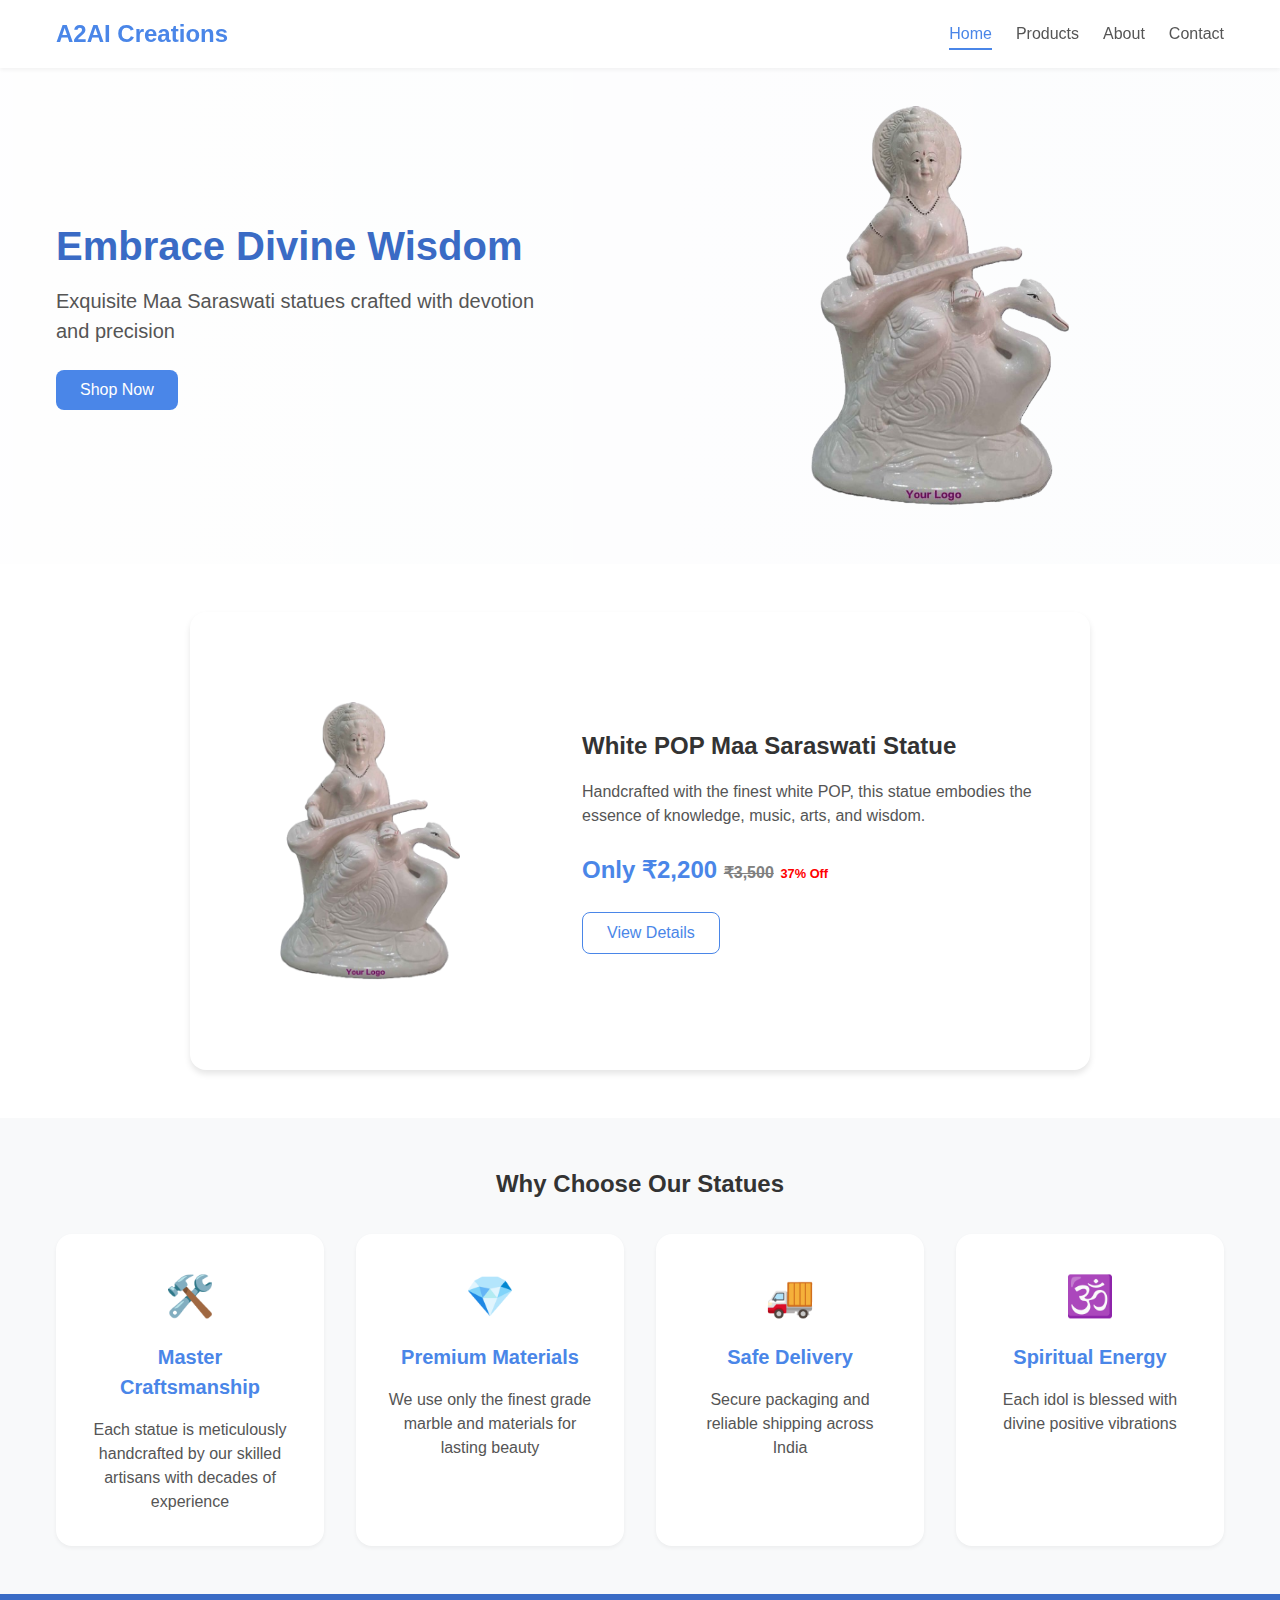
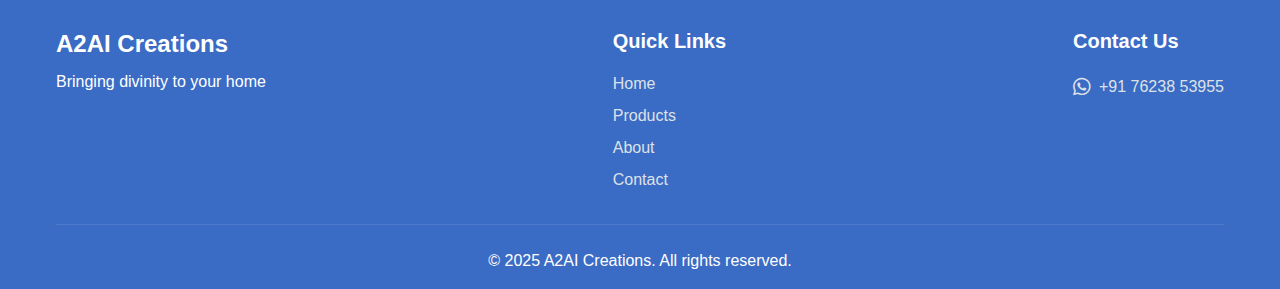
<file: index.html>
<!DOCTYPE html>
<html lang="en">

<head>
    <meta charset="UTF-8">
    <meta name="viewport" content="width=device-width, initial-scale=1.0">
    <title>A2AI Creations - Maa Saraswati Statues</title>
    <link rel="stylesheet" href="css/styles.css">
    <link rel="stylesheet" href="https://cdnjs.cloudflare.com/ajax/libs/font-awesome/6.7.2/css/all.min.css" integrity="sha512-Evv84Mr4kqVGRNSgIGL/F/aIDqQb7xQ2vcrdIwxfjThSH8CSR7PBEakCr51Ck+w+/U6swU2Im1vVX0SVk9ABhg==" crossorigin="anonymous" referrerpolicy="no-referrer" />
    <link rel="stylesheet" href="css/home.css">
    <link rel="shortcut icon" href="a2aiIcon.png" type="image/x-icon">
</head>

<body>
    <header id="header">
        <div class="container">
            <div class="logo">
                <a href="index.html">A2AI Creations</a>
            </div>
            <nav>
                <button class="mobile-menu-toggle" aria-label="Toggle menu">
                    <span></span>
                    <span></span>
                    <span></span>
                </button>
                <ul class="nav-links">
                    <li><a href="index.html" class="active">Home</a></li>
                    <li><a href="products.html">Products</a></li>
                    <li><a href="about.html">About</a></li>
                    <li><a href="contact.html">Contact</a></li>
                </ul>
            </nav>
        </div>
    </header>

    <main>
        <section class="hero">
            <div class="container">
                <div class="hero-content">
                    <h1>Embrace Divine Wisdom</h1>
                    <p>Exquisite Maa Saraswati statues crafted with devotion and precision</p>
                    <a href="products.html" class="btn btn-primary">Shop Now</a>
                </div>
                <div class="hero-image">
                    <img src="./images/saraswati maa.png" alt="Premium Maa Saraswati Statue">
                </div>
            </div>
        </section>

        <section class="featured-product">
            <div class="container">
                <!-- <h2>Featured Product</h2> -->
                <div class="product-card">
                    <div class="product-image">
                        <img src="./images/saraswati maa.png" alt="White Marble Maa Saraswati Statue">
                    </div>
                    <div class="product-details">
                        <h3>White POP Maa Saraswati Statue</h3>
                        <p class="product-description">Handcrafted with the finest white POP, this statue embodies
                            the essence of knowledge, music, arts, and wisdom.</p>
                        <p class="product-price">Only ₹2,200 <span style="text-decoration: line-through;font-size: 1rem;color: gray;"> ₹3,500</span> <span style="color: red;font-size: 0.8rem;font-weight: bold;">37% Off</span></p>
                        <a href="products.html" class="btn btn-secondary">View Details</a>
                    </div>
                </div>
            </div>
        </section>

        <section class="benefits">
            <div class="container">
                <h2>Why Choose Our Statues</h2>
                <div class="benefits-grid">
                    <div class="benefit-card" data-aos="fade-up">
                        <div class="benefit-icon">🛠️</div>
                        <h3>Master Craftsmanship</h3>
                        <p>Each statue is meticulously handcrafted by our skilled artisans with decades of experience
                        </p>
                        <div class="benefit-hover">
                            <ul>
                                <li>Traditional techniques</li>
                                <li>Attention to detail</li>
                                <li>Quality finishing</li>
                            </ul>
                        </div>
                    </div>
                    <div class="benefit-card" data-aos="fade-up" data-aos-delay="100">
                        <div class="benefit-icon">💎</div>
                        <h3>Premium Materials</h3>
                        <p>We use only the finest grade marble and materials for lasting beauty</p>
                        <div class="benefit-hover">
                            <ul>
                                <li>High-grade marble</li>
                                <li>Durable finish</li>
                                <li>Weather resistant</li>
                            </ul>
                        </div>
                    </div>
                    <div class="benefit-card" data-aos="fade-up" data-aos-delay="200">
                        <div class="benefit-icon">🚚</div>
                        <h3>Safe Delivery</h3>
                        <p>Secure packaging and reliable shipping across India</p>
                        <div class="benefit-hover">
                            <ul>
                                <li>Custom packaging</li>
                                <li>Insurance included</li>
                                <li>Track your order</li>
                            </ul>
                        </div>
                    </div>
                    <div class="benefit-card" data-aos="fade-up" data-aos-delay="300">
                        <div class="benefit-icon">🕉️</div>
                        <h3>Spiritual Energy</h3>
                        <p>Each idol is blessed with divine positive vibrations</p>
                        <div class="benefit-hover">
                            <ul>
                                <li>Ideal for home temples</li>
                                <li>Spiritually uplifting</li>
                                <li>Symbol of knowledge</li>
                            </ul>
                        </div>
                    </div>
                </div>
            </div>
        </section>
    </main>
    <footer>
        <div class="container">
            <div class="footer-content">
                <div class="footer-logo">
                    <h3>A2AI Creations</h3>
                    <p>Bringing divinity to your home</p>
                </div>
                <div class="footer-links">
                    <h4>Quick Links</h4>
                    <ul>
                        <li><a href="index.html">Home</a></li>
                        <li><a href="products.html">Products</a></li>
                        <li><a href="about.html">About</a></li>
                        <li><a href="contact.html">Contact</a></li>
                    </ul>
                </div>
                <div class="footer-contact">
                    <h4>Contact Us</h4>
                    <p>
                        <a href="https://wa.me/917623853955" target="_blank" class="whatsapp-link">
                            <span class="whatsapp-icon"><i class="fa-brands fa-whatsapp"></i></span> +91 76238 53955
                        </a>
                    </p>
                </div>
            </div>
            <div class="footer-bottom">
                <p>&copy; 2025 A2AI Creations. All rights reserved.</p>
            </div>
        </div>
    </footer>

    <a href="#" class="back-to-top" aria-label="Back to top">↑</a>

    <script src="js/script.js"></script>
    <script src="js/home.js"></script>
</body>

</html>
</file>
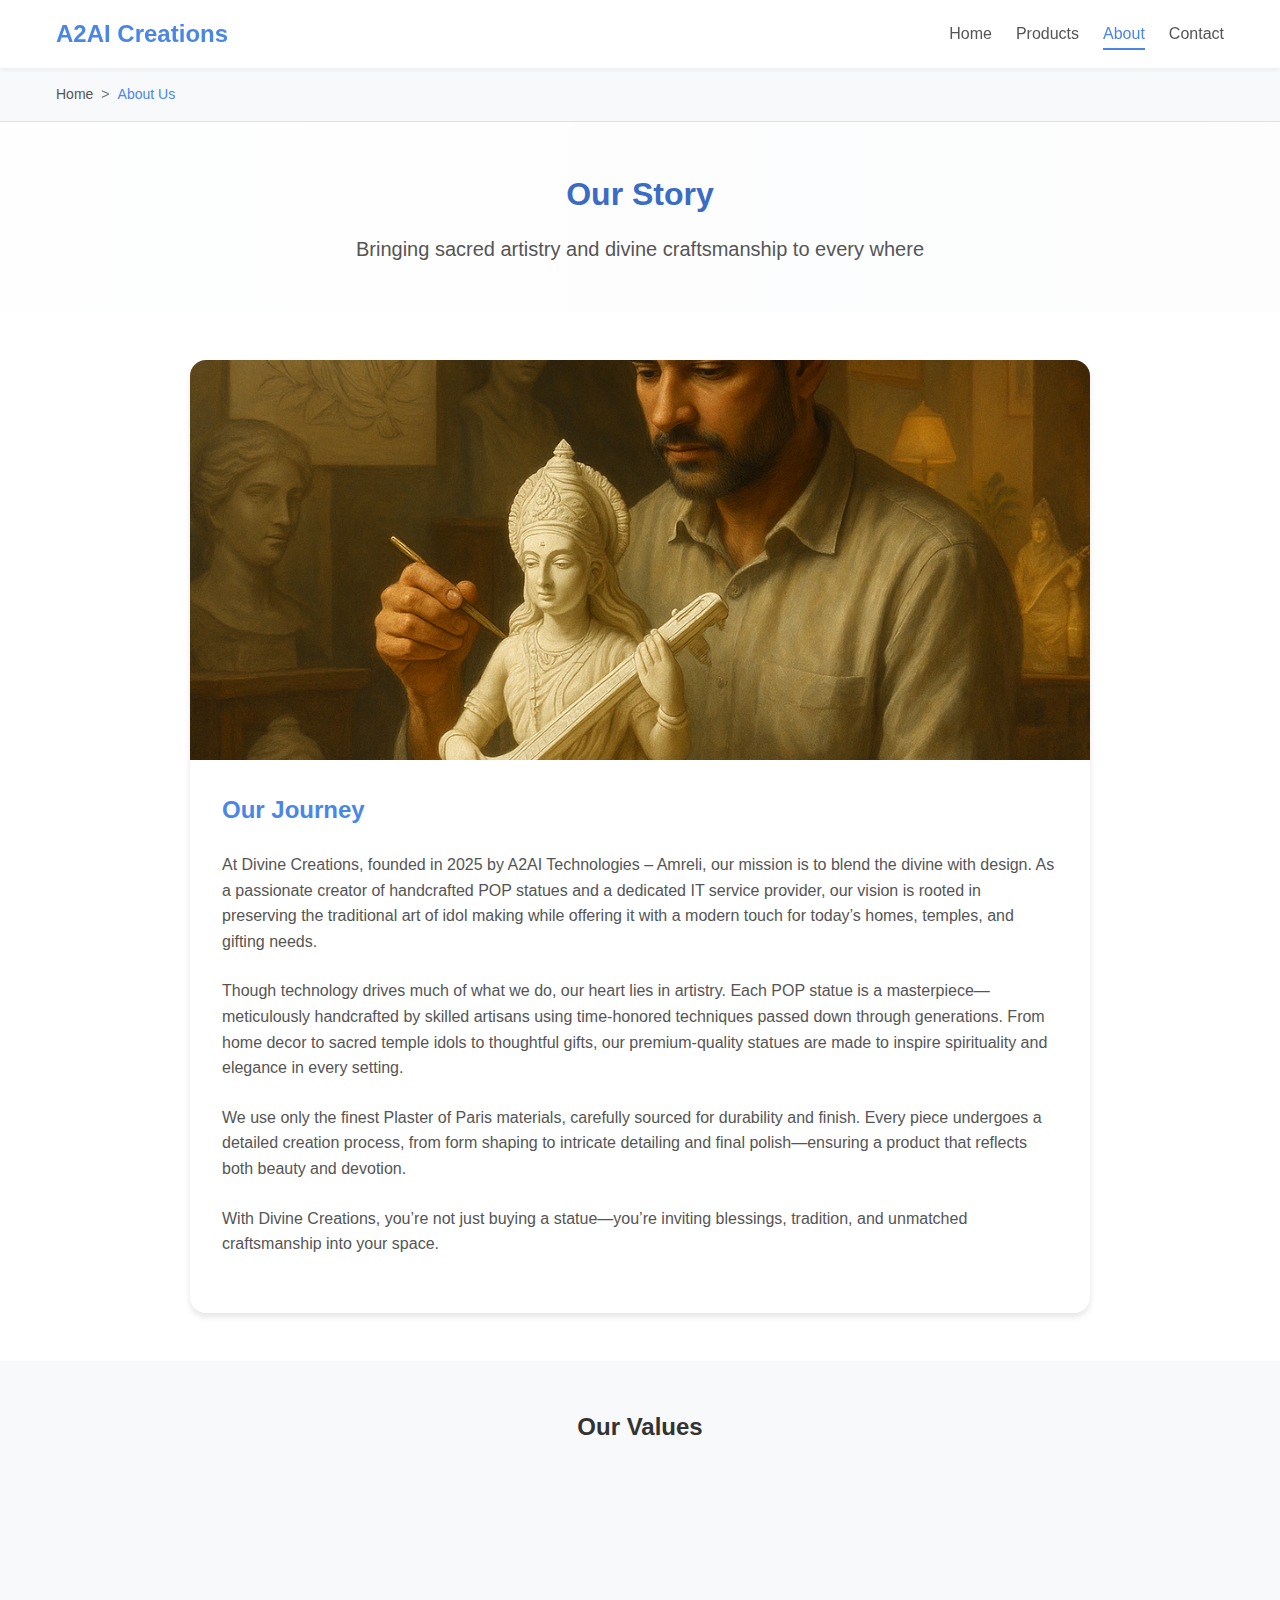
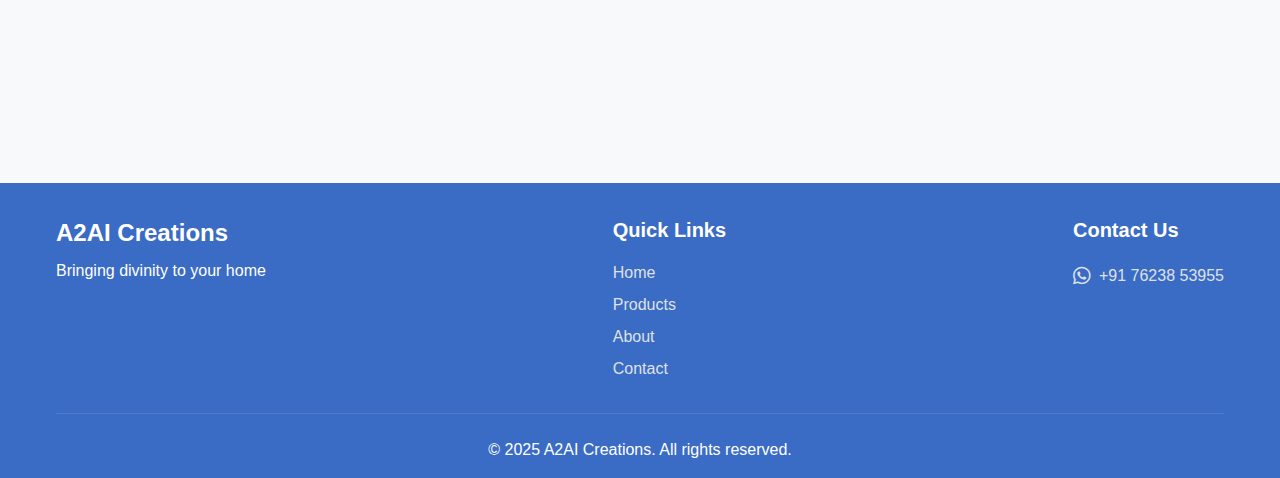
<file: about.html>
<!DOCTYPE html>
<html lang="en">

<head>
    <meta charset="UTF-8">
    <meta name="viewport" content="width=device-width, initial-scale=1.0">
    <title>About Us - A2AI Creations</title>
    <link rel="stylesheet" href="css/styles.css">
    <link rel="stylesheet" href="css/about.css">
    <link rel="stylesheet" href="https://cdnjs.cloudflare.com/ajax/libs/font-awesome/6.7.2/css/all.min.css"
        integrity="sha512-Evv84Mr4kqVGRNSgIGL/F/aIDqQb7xQ2vcrdIwxfjThSH8CSR7PBEakCr51Ck+w+/U6swU2Im1vVX0SVk9ABhg=="
        crossorigin="anonymous" referrerpolicy="no-referrer" />
    <link rel="shortcut icon" href="a2aiIcon.png" type="image/x-icon">
</head>

<body>
    <header id="header">
        <div class="container">
            <div class="logo">
                <a href="index.html">A2AI Creations</a>
            </div>
            <nav>
                <button class="mobile-menu-toggle" aria-label="Toggle menu">
                    <span></span>
                    <span></span>
                    <span></span>
                </button>
                <ul class="nav-links">
                    <li><a href="index.html">Home</a></li>
                    <li><a href="products.html">Products</a></li>
                    <li><a href="about.html" class="active">About</a></li>
                    <li><a href="contact.html">Contact</a></li>
                </ul>
            </nav>
        </div>
    </header>

    <div class="breadcrumb">
        <div class="container">
            <ul>
                <li><a href="index.html">Home</a></li>
                <li>About Us</li>
            </ul>
        </div>
    </div>

    <main>
        <section class="about-hero">
            <div class="container">
                <h1>Our Story</h1>
                <p>Bringing sacred artistry and divine craftsmanship to every where</p>
            </div>
        </section>

        <section class="about-content">
            <div class="container">
                <div class="about-card">
                    <img src="./images/about-us-1.png" alt="Artisan crafting a statue" class="about-image">
                    <div class="about-text">
                        <h2>Our Journey</h2>
                        <p>At Divine Creations, founded in 2025 by A2AI Technologies – Amreli, our mission is to blend
                            the divine with design. As a passionate creator of handcrafted POP statues and a dedicated
                            IT service provider, our vision is rooted in preserving the traditional art of idol making
                            while offering it with a modern touch for today’s homes, temples, and gifting needs.</p>
                        <p>Though technology drives much of what we do, our heart lies in artistry. Each POP statue is a
                            masterpiece—meticulously handcrafted by skilled artisans using time-honored techniques
                            passed down through generations. From home decor to sacred temple idols to thoughtful gifts,
                            our premium-quality statues are made to inspire spirituality and elegance in every setting.
                        </p>
                        <p>We use only the finest Plaster of Paris materials, carefully sourced for durability and
                            finish. Every piece undergoes a detailed creation process, from form shaping to intricate
                            detailing and final polish—ensuring a product that reflects both beauty and devotion.</p>
                        <p>With Divine Creations, you’re not just buying a statue—you’re inviting blessings, tradition,
                            and unmatched craftsmanship into your space.</p>
                    </div>
                </div>
            </div>
        </section>

        <section class="values-section">
            <div class="container">
                <h2>Our Values</h2>
                <div class="values-grid">
                    <div class="value-card">
                        <div class="value-icon">🛠️</div>
                        <h3>Craftsmanship</h3>
                        <p>We honor traditional techniques while embracing innovation to create pieces of unparalleled
                            quality.</p>
                    </div>
                    <div class="value-card">
                        <div class="value-icon">🌿</div>
                        <h3>Sustainability</h3>
                        <p>We source materials responsibly and employ eco-friendly practices throughout our production
                            process.</p>
                    </div>
                    <div class="value-card">
                        <div class="value-icon">🤝</div>
                        <h3>Community</h3>
                        <p>We support local artisans and their families by providing fair wages and preserving
                            traditional arts.</p>
                    </div>
                </div>
            </div>
        </section>
    </main>
    <footer>
        <div class="container">
            <div class="footer-content">
                <div class="footer-logo">
                    <h3>A2AI Creations</h3>
                    <p>Bringing divinity to your home</p>
                </div>
                <div class="footer-links">
                    <h4>Quick Links</h4>
                    <ul>
                        <li><a href="index.html">Home</a></li>
                        <li><a href="products.html">Products</a></li>
                        <li><a href="about.html">About</a></li>
                        <li><a href="contact.html">Contact</a></li>
                    </ul>
                </div>
                <div class="footer-contact">
                    <h4>Contact Us</h4>
                    <p>
                        <a href="https://wa.me/917623853955" target="_blank" class="whatsapp-link">
                            <span class="whatsapp-icon"><i class="fa-brands fa-whatsapp"></i></span> +91 76238 53955
                        </a>
                    </p>
                </div>
            </div>
            <div class="footer-bottom">
                <p>&copy; 2025 A2AI Creations. All rights reserved.</p>
            </div>
        </div>
    </footer>

    <a href="#" class="back-to-top" aria-label="Back to top">↑</a>

    <script src="js/script.js"></script>
    <script src="js/about.js"></script>
</body>

</html>
</file>
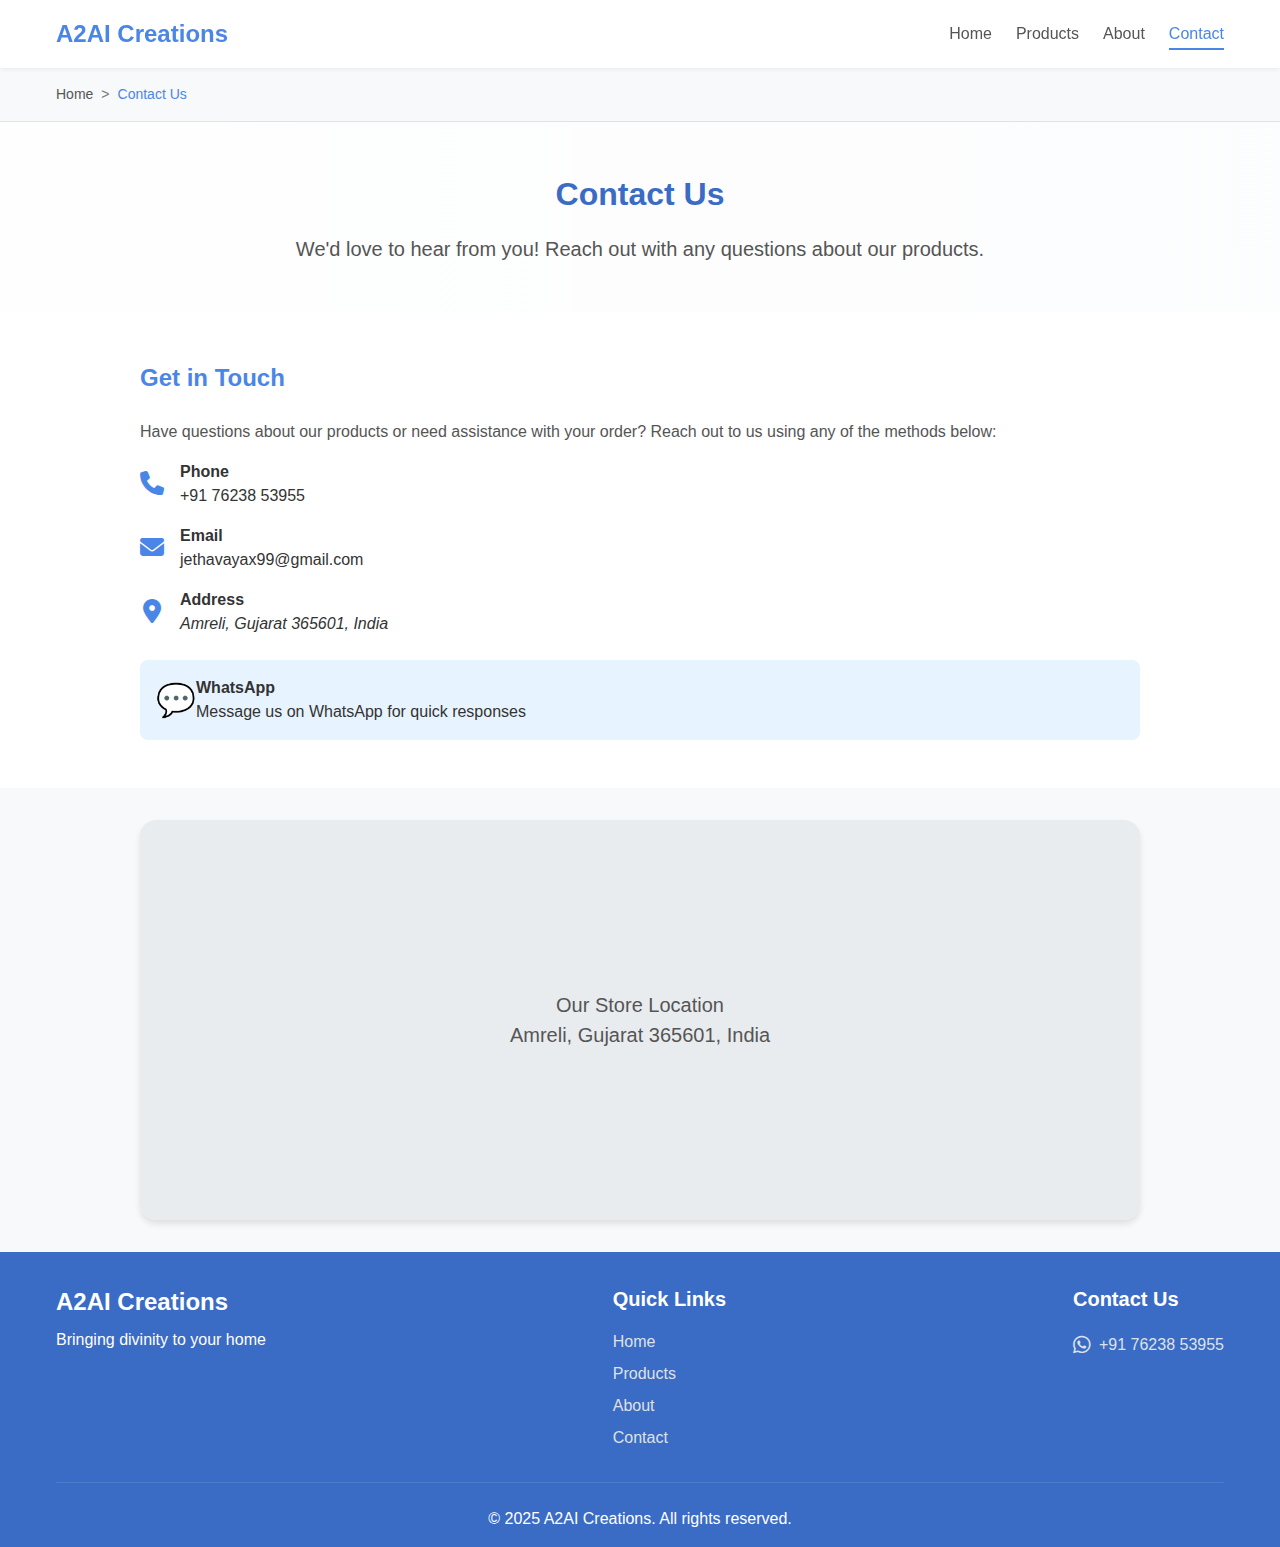
<file: contact.html>
<!DOCTYPE html>
<html lang="en">
<head>
    <meta charset="UTF-8">
    <meta name="viewport" content="width=device-width, initial-scale=1.0">
    <title>Contact Us - A2AI Creations</title>
    <link rel="stylesheet" href="css/styles.css">
    <link rel="stylesheet" href="https://cdnjs.cloudflare.com/ajax/libs/font-awesome/6.7.2/css/all.min.css" integrity="sha512-Evv84Mr4kqVGRNSgIGL/F/aIDqQb7xQ2vcrdIwxfjThSH8CSR7PBEakCr51Ck+w+/U6swU2Im1vVX0SVk9ABhg==" crossorigin="anonymous" referrerpolicy="no-referrer" />
    <link rel="stylesheet" href="css/contact.css">
    <link rel="shortcut icon" href="a2aiIcon.png" type="image/x-icon">
</head>
<body>
    <header id="header">
        <div class="container">
            <div class="logo">
                <a href="index.html">A2AI Creations</a>
            </div>
            <nav>
                <button class="mobile-menu-toggle" aria-label="Toggle menu">
                    <span></span>
                    <span></span>
                    <span></span>
                </button>
                <ul class="nav-links">
                    <li><a href="index.html">Home</a></li>
                    <li><a href="products.html">Products</a></li>
                    <li><a href="about.html">About</a></li>
                    <li><a href="contact.html" class="active">Contact</a></li>
                </ul>
            </nav>
        </div>
    </header>

    <div class="breadcrumb">
        <div class="container">
            <ul>
                <li><a href="index.html">Home</a></li>
                <li>Contact Us</li>
            </ul>
        </div>
    </div>

    <main>
        <section class="contact-hero">
            <div class="container">
                <h1>Contact Us</h1>
                <p>We'd love to hear from you! Reach out with any questions about our products.</p>
            </div>
        </section>

        <section class="contact-content">
            <div class="container">
                <div class="contact-container">
                    <div class="contact-info">
                        <h2>Get in Touch</h2>
                        <p>Have questions about our products or need assistance with your order? Reach out to us using any of the methods below:</p>
                        
                        <div class="contact-item">
                            <div class="contact-icon"><i class="fa-solid fa-phone"></i></div>
                            <div class="contact-details">
                                <strong>Phone</strong>
                                <a href="tel:+917623853955">+91 76238 53955</a>
                            </div>
                        </div>
                        
                        <div class="contact-item">
                            <div class="contact-icon"><i class="fa-solid fa-envelope"></i></div>
                            <div class="contact-details">
                                <strong>Email</strong>
                                <a href="mailto:jethavayax99@gmail.com">jethavayax99@gmail.com</a>
                            </div>
                        </div>
                        
                        <div class="contact-item">
                            <div class="contact-icon"><i class="fa-solid fa-location-dot"></i></div>
                            <div class="contact-details">
                                <strong>Address</strong>
                                <address>
                                    Amreli, Gujarat 365601, India
                                </address>
                            </div>
                        </div>
                        
                        <div class="whatsapp-contact">
                            <div class="contact-icon">💬</div>
                            <div class="contact-details">
                                <strong>WhatsApp</strong>
                                <a href="https://wa.me/917623853955">Message us on WhatsApp for quick responses</a>
                            </div>
                        </div>
                    </div>
                    
                 
                </div>
            </div>
        </section>

        <section class="map-section">
            <div class="container">
                <div class="map-container">
                    <div class="map-placeholder">
                        <div>
                            <p>Our Store Location</p>
                            <p>Amreli, Gujarat 365601, India</p>
                        </div>
                    </div>
                </div>
            </div>
        </section>
    </main>
    <footer>
        <div class="container">
            <div class="footer-content">
                <div class="footer-logo">
                    <h3>A2AI Creations</h3>
                    <p>Bringing divinity to your home</p>
                </div>
                <div class="footer-links">
                    <h4>Quick Links</h4>
                    <ul>
                        <li><a href="index.html">Home</a></li>
                        <li><a href="products.html">Products</a></li>
                        <li><a href="about.html">About</a></li>
                        <li><a href="contact.html">Contact</a></li>
                    </ul>
                </div>
                <div class="footer-contact">
                    <h4>Contact Us</h4>
                    <p>
                        <a href="https://wa.me/917623853955" target="_blank" class="whatsapp-link">
                            <span class="whatsapp-icon"><i class="fa-brands fa-whatsapp"></i></span> +91 76238 53955
                        </a>
                    </p>
                </div>
            </div>
            <div class="footer-bottom">
                <p>&copy; 2025 A2AI Creations. All rights reserved.</p>
            </div>
        </div>
    </footer>

 <a href="#" class="back-to-top" aria-label="Back to top">↑</a>

    <script src="js/script.js"></script>
    <script src="js/contact.js"></script>
</body>
</html>
</file>
<file: css/styles.css>
/* Base Styles and Variables */
:root {
    /* Color Variables */
    --primary-color: #4a86e8;
    --primary-light: #6ba1ff;
    --primary-dark: #3a6bc5;
    --secondary-color: #f5f7fa;
    --accent-color: #ffc107;
    --text-dark: #333333;
    --text-medium: #555555;
    --text-light: #777777;
    --white: #ffffff;
    --black: #000000;
    --gray-100: #f8f9fa;
    --gray-200: #e9ecef;
    --gray-300: #dee2e6;
    --gray-400: #ced4da;
    --gray-500: #adb5bd;
    
    /* Spacing Variables (based on 8px system) */
    --space-xs: 4px;
    --space-sm: 8px;
    --space-md: 16px;
    --space-lg: 24px;
    --space-xl: 32px;
    --space-xxl: 48px;
    
    /* Font Variables */
    --font-primary: 'Poppins', 'Segoe UI', Tahoma, Geneva, Verdana, sans-serif;
    --font-size-xs: 0.75rem;
    --font-size-sm: 0.875rem;
    --font-size-md: 1rem;
    --font-size-lg: 1.25rem;
    --font-size-xl: 1.5rem;
    --font-size-xxl: 2rem;
    --font-size-hero: 2.5rem;
    
    /* Border Radius */
    --radius-sm: 4px;
    --radius-md: 8px;
    --radius-lg: 16px;
    
    /* Transitions */
    --transition-fast: 0.2s ease;
    --transition-normal: 0.3s ease;
    --transition-slow: 0.5s ease;
    
    /* Box Shadow */
    --shadow-sm: 0 2px 4px rgba(0, 0, 0, 0.05);
    --shadow-md: 0 4px 6px rgba(0, 0, 0, 0.1);
    --shadow-lg: 0 10px 15px rgba(0, 0, 0, 0.1);
}

/* Reset & Base Styles */
* {
    margin: 0;
    padding: 0;
    box-sizing: border-box;
}

html {
    scroll-behavior: smooth;
}

body {
    font-family: var(--font-primary);
    font-size: var(--font-size-md);
    line-height: 1.5;
    color: var(--text-dark);
    background-color: var(--secondary-color);
    overflow-x: hidden;
}

img {
    max-width: 100%;
    height: auto;
    display: block;
}

ul {
    list-style: none;
}

a {
    text-decoration: none;
    color: var(--primary-color);
    transition: color var(--transition-fast);
}

a:hover {
    color: var(--primary-dark);
}

button {
    cursor: pointer;
    font-family: var(--font-primary);
}

/* Container */
.container {
    width: 100%;
    max-width: 1200px;
    margin: 0 auto;
    padding: 0 var(--space-md);
}

/* Header */
#header {
    position: sticky;
    top: 0;
    background-color: var(--white);
    box-shadow: var(--shadow-sm);
    z-index: 1000;
    transition: background-color var(--transition-normal);
}

#header .container {
    display: flex;
    justify-content: space-between;
    align-items: center;
    padding: var(--space-md) var(--space-md);
}

.logo a {
    font-size: var(--font-size-xl);
    font-weight: 700;
    color: var(--primary-color);
    transition: color var(--transition-fast);
}

.logo a:hover {
    color: var(--primary-dark);
}

/* Navigation */
nav {
    display: flex;
    align-items: center;
}

.nav-links {
    display: flex;
    gap: var(--space-lg);
}

.nav-links a {
    color: var(--text-medium);
    font-weight: 500;
    position: relative;
    padding: var(--space-xs) 0;
}

.nav-links a:hover {
    color: var(--primary-color);
}

.nav-links a.active {
    color: var(--primary-color);
}

.nav-links a.active::after {
    content: '';
    position: absolute;
    bottom: -4px;
    left: 0;
    width: 100%;
    height: 2px;
    background-color: var(--primary-color);
}

.mobile-menu-toggle {
    display: none;
    background: none;
    border: none;
    width: 24px;
    height: 24px;
    position: relative;
    z-index: 1001;
}

.mobile-menu-toggle span {
    display: block;
    width: 100%;
    height: 2px;
    background-color: var(--text-dark);
    margin: 5px 0;
    transition: var(--transition-fast);
}

/* Breadcrumb */
.breadcrumb {
    background-color: var(--gray-100);
    padding: var(--space-md) 0;
    border-bottom: 1px solid var(--gray-300);
}

.breadcrumb ul {
    display: flex;
    align-items: center;
    gap: var(--space-sm);
}

.breadcrumb li {
    font-size: var(--font-size-sm);
}

.breadcrumb li:not(:last-child)::after {
    content: '>';
    margin-left: var(--space-sm);
    color: var(--text-light);
}

.breadcrumb a {
    color: var(--text-medium);
}

.breadcrumb li:last-child {
    color: var(--primary-color);
    font-weight: 500;
}

/* Buttons */
.btn {
    display: inline-block;
    padding: var(--space-sm) var(--space-lg);
    border: none;
    border-radius: var(--radius-md);
    font-weight: 500;
    text-align: center;
    cursor: pointer;
    transition: all var(--transition-fast);
}

.btn-primary {
    background-color: var(--primary-color);
    color: var(--white);
}

.btn-primary:hover {
    background-color: var(--primary-dark);
    color: var(--white);
    transform: translateY(-2px);
    box-shadow: var(--shadow-md);
}

.btn-secondary {
    background-color: var(--white);
    color: var(--primary-color);
    border: 1px solid var(--primary-color);
}

.btn-secondary:hover {
    background-color: var(--primary-light);
    color: var(--white);
    transform: translateY(-2px);
    box-shadow: var(--shadow-md);
}

/* Footer */
footer {
    background-color: var(--primary-dark);
    color: var(--white);
    padding: var(--space-xl) 0 var(--space-md);
}

.footer-content {
    display: flex;
    justify-content: space-between;
    flex-wrap: wrap;
    gap: var(--space-xl);
    margin-bottom: var(--space-xl);
}

.footer-logo h3 {
    font-size: var(--font-size-xl);
    margin-bottom: var(--space-sm);
}

.footer-links h4, .footer-contact h4 {
    margin-bottom: var(--space-md);
    font-size: var(--font-size-lg);
}

.footer-links ul {
    display: flex;
    flex-direction: column;
    gap: var(--space-sm);
}

.footer-links a, .footer-contact a {
    color: var(--gray-300);
    transition: color var(--transition-fast);
}

.footer-links a:hover, .footer-contact a:hover {
    color: var(--white);
}

.whatsapp-link {
    display: flex;
    align-items: center;
    gap: var(--space-sm);
}

.whatsapp-icon {
    font-size: var(--font-size-lg);
}

.footer-bottom {
    text-align: center;
    padding-top: var(--space-lg);
    border-top: 1px solid rgba(255, 255, 255, 0.1);
}

/* Back to Top Button */
.back-to-top {
    position: fixed;
    bottom: 20px;
    right: 20px;
    background-color: var(--primary-color);
    color: var(--white);
    width: 40px;
    height: 40px;
    border-radius: 50%;
    display: flex;
    justify-content: center;
    align-items: center;
    font-size: var(--font-size-lg);
    opacity: 0;
    visibility: hidden;
    transition: opacity var(--transition-normal), visibility var(--transition-normal);
    box-shadow: var(--shadow-md);
    z-index: 999;
}

.back-to-top.visible {
    opacity: 1;
    visibility: visible;
}

.back-to-top:hover {
    background-color: var(--primary-dark);
    transform: translateY(-5px);
}

/* Section Spacing */
section {
    padding: var(--space-xl) 0;
}

section h1, section h2 {
    margin-bottom: var(--space-lg);
    text-align: center;
    color: var(--text-dark);
}

section h1 {
    font-size: var(--font-size-xxl);
}

section h2 {
    font-size: var(--font-size-xl);
}

/* Responsive Styles */
@media (max-width: 768px) {
    .nav-links {
        position: fixed;
        top: 0;
        right: -100%;
        width: 70%;
        height: 100vh;
        background-color: var(--white);
        flex-direction: column;
        justify-content: center;
        align-items: center;
        transition: right var(--transition-normal);
        box-shadow: var(--shadow-lg);
        z-index: 1000;
    }
    
    .nav-links.active {
        right: 0;
    }
    
    .mobile-menu-toggle {
        display: block;
    }
    
    .mobile-menu-toggle.active span:nth-child(1) {
        transform: rotate(45deg) translate(5px, 5px);
    }
    
    .mobile-menu-toggle.active span:nth-child(2) {
        opacity: 0;
    }
    
    .mobile-menu-toggle.active span:nth-child(3) {
        transform: rotate(-45deg) translate(5px, -5px);
    }
    
    .footer-content {
        flex-direction: column;
        gap: var(--space-lg);
    }
    
    section h1 {
        font-size: var(--font-size-xl);
    }
    
    section h2 {
        font-size: var(--font-size-lg);
    }
}

@media (max-width: 480px) {
    .container {
        padding: 0 var(--space-sm);
    }
    
    .logo a {
        font-size: var(--font-size-lg);
    }
    
    .btn {
        padding: var(--space-sm) var(--space-md);
        font-size: var(--font-size-sm);
    }
}
</file>
<file: css/home.css>
/* Home Page Styles */
.hero {
    background: linear-gradient(to right, rgba(255, 255, 255, 0.9), rgba(255, 255, 255, 0.7)),
                url('https://img.freepik.com/free-vector/orange-background-with-mandala_1308-34661.jpg?semt=ais_hybrid&w=740');
    background-size: cover;
    background-position: center;
    padding: var(--space-xxl) 0;
}

.hero .container {
    display: flex;
    align-items: center;
    justify-content: space-between;
    gap: var(--space-xl);
}

.hero-content {
    flex: 1;
}

.hero-content h1 {
    font-size: var(--font-size-hero);
    color: var(--primary-dark);
    margin-bottom: var(--space-md);
    line-height: 1.2;
    text-align: left;
}

.hero-content p {
    font-size: var(--font-size-lg);
    color: var(--text-medium);
    margin-bottom: var(--space-lg);
    max-width: 500px;
}

.hero-image {
    flex: 1;
    display: flex;
    justify-content: center;
}

.hero-image img {
    max-height: 400px;
    border-radius: var(--radius-lg);
    /* box-shadow: var(--shadow-lg); */
    transition: transform var(--transition-normal);
}

.hero-image img:hover {
    transform: translateY(-10px) scale(1.02);
}

/* Featured Product Section */
.featured-product {
    background-color: var(--white);
    padding: var(--space-xxl) 0;
}

.product-card {
    display: flex;
    align-items: center;
    background: var(--white);
    border-radius: var(--radius-lg);
    overflow: hidden;
    box-shadow: var(--shadow-md);
    transition: transform var(--transition-normal), box-shadow var(--transition-normal);
    margin: 0 auto;
    max-width: 900px;
}

.product-card:hover {
    transform: translateY(-5px);
    box-shadow: var(--shadow-lg);
}

.product-image {
    flex: 1;
    max-width: 40%;
    padding: 10%;
}

.product-image img {
    border-radius: var(--radius-md);
    transition: transform var(--transition-slow);
}

.product-image img:hover {
    transform: scale(1.05);
}

.product-details {
    flex: 1;
    padding: var(--space-xl);
}

.product-details h3 {
    font-size: var(--font-size-xl);
    color: var(--text-dark);
    margin-bottom: var(--space-md);
}

.product-description {
    color: var(--text-medium);
    margin-bottom: var(--space-lg);
}

.product-price {
    font-size: var(--font-size-xl);
    font-weight: 700;
    color: var(--primary-color);
    margin-bottom: var(--space-lg);
}

/* Benefits Section */
.benefits {
    background-color: var(--gray-100);
    padding: var(--space-xxl) 0;
}

.benefits-grid {
    display: grid;
    grid-template-columns: repeat(4, 1fr);
    gap: var(--space-xl);
    margin-top: var(--space-xl);
}

.benefit-card {
    background-color: var(--white);
    padding: var(--space-xl);
    border-radius: var(--radius-lg);
    text-align: center;
    box-shadow: var(--shadow-sm);
    transition: transform var(--transition-normal), box-shadow var(--transition-normal);
    position: relative;
    overflow: hidden;
    cursor: pointer;
}

.benefit-card:hover {
    transform: translateY(-5px);
    box-shadow: var(--shadow-md);
}

.benefit-icon {
    font-size: 2.5rem;
    margin-bottom: var(--space-md);
    transition: transform var(--transition-normal);
}

.benefit-card:hover .benefit-icon {
    transform: scale(1.1);
}

.benefit-card h3 {
    font-size: var(--font-size-lg);
    color: var(--primary-color);
    margin-bottom: var(--space-md);
}

.benefit-card p {
    color: var(--text-medium);
}

.benefit-hover {
    position: absolute;
    top: 0;
    left: 0;
    width: 100%;
    height: 100%;
    background-color: rgba(74, 134, 232, 0.95);
    display: flex;
    align-items: center;
    justify-content: center;
    opacity: 0;
    transition: opacity var(--transition-normal);
    padding: var(--space-lg);
}

.benefit-card:hover .benefit-hover {
    opacity: 1;
}

.benefit-hover ul {
    list-style: none;
    padding: 0;
    margin: 0;
    color: var(--white);
}

.benefit-hover ul li {
    margin-bottom: var(--space-sm);
    font-size: var(--font-size-md);
    opacity: 0;
    transform: translateY(20px);
    transition: opacity var(--transition-normal), transform var(--transition-normal);
}

.benefit-card:hover .benefit-hover ul li {
    opacity: 1;
    transform: translateY(0);
}

.benefit-card:hover .benefit-hover ul li:nth-child(1) {
    transition-delay: 0.1s;
}

.benefit-card:hover .benefit-hover ul li:nth-child(2) {
    transition-delay: 0.2s;
}

.benefit-card:hover .benefit-hover ul li:nth-child(3) {
    transition-delay: 0.3s;
}

/* Responsive Styles */
@media (max-width: 1200px) {
    .benefits-grid {
        grid-template-columns: repeat(2, 1fr);
    }
}

@media (max-width: 992px) {
    .hero .container {
        text-align: center;
    }
    
    .hero-content h1, .hero-content p {
        text-align: center;
        max-width: 100%;
    }

    
    .product-image {
        max-width: 100%;
    }
}

@media (max-width: 768px) {
    .hero-content h1 {
        font-size: var(--font-size-xxl);
    }
    
    .hero-content p {
        font-size: var(--font-size-md);
    }
    
    .benefits-grid {
        grid-template-columns: 1fr;
    }
}

@media (max-width:426px) {
       .hero .container {
        flex-direction: column-reverse;
        text-align: center;
    }
    
        .product-image{
            padding: 2% 18%;
        }
    .product-card {
        flex-direction: column;
    }
}
</file>
<file: css/about.css>
/* About Page Styles */
.about-hero {
    background: linear-gradient(to right, rgba(255, 255, 255, 0.9), rgba(255, 255, 255, 0.7));
    background-size: cover;
    background-position: center;
    padding: var(--space-xxl) 0;
    text-align: center;
}

.about-hero h1 {
    color: var(--primary-dark);
    margin-bottom: var(--space-md);
}

.about-hero p {
    max-width: 700px;
    margin: 0 auto;
    color: var(--text-medium);
    font-size: var(--font-size-lg);
}

.about-content {
    background-color: var(--white);
    padding: var(--space-xxl) 0;
}

.about-card {
    background-color: var(--white);
    border-radius: var(--radius-lg);
    box-shadow: var(--shadow-md);
    overflow: hidden;
    max-width: 900px;
    margin: 0 auto;
}

.about-image {
    width: 100%;
    max-height: 400px;
    object-fit: cover;
}

.about-text {
    padding: var(--space-xl);
}

.about-text h2 {
    color: var(--primary-color);
    margin-bottom: var(--space-lg);
    text-align: left;
}

.about-text p {
    color: var(--text-medium);
    margin-bottom: var(--space-lg);
    line-height: 1.6;
}

.values-section {
    background-color: var(--gray-100);
    padding: var(--space-xxl) 0;
}

.values-grid {
    display: grid;
    grid-template-columns: repeat(3, 1fr);
    gap: var(--space-xl);
    margin-top: var(--space-xl);
}

.value-card {
    background-color: var(--white);
    padding: var(--space-xl);
    border-radius: var(--radius-lg);
    text-align: center;
    box-shadow: var(--shadow-sm);
    transition: transform var(--transition-normal), box-shadow var(--transition-normal);
}

.value-card:hover {
    transform: translateY(-5px);
    box-shadow: var(--shadow-md);
}

.value-icon {
    font-size: 2.5rem;
    margin-bottom: var(--space-md);
    color: var(--primary-color);
}

.value-card h3 {
    font-size: var(--font-size-lg);
    color: var(--text-dark);
    margin-bottom: var(--space-md);
}

.value-card p {
    color: var(--text-medium);
}

/* Responsive Styles */
@media (max-width: 992px) {
    .values-grid {
        grid-template-columns: repeat(2, 1fr);
    }
}

@media (max-width: 768px) {
    .about-hero h1 {
        font-size: var(--font-size-xl);
    }
    
    .about-hero p {
        font-size: var(--font-size-md);
    }
    
    .values-grid {
        grid-template-columns: 1fr;
    }
}
</file>
<file: css/contact.css>
/* Contact Page Styles */
.contact-hero {
    background: linear-gradient(to right, rgba(255, 255, 255, 0.9), rgba(255, 255, 255, 0.7));
    background-size: cover;
    background-position: center;
    padding: var(--space-xxl) 0;
    text-align: center;
}

.contact-hero h1 {
    color: var(--primary-dark);
    margin-bottom: var(--space-md);
}

.contact-hero p {
    max-width: 700px;
    margin: 0 auto;
    color: var(--text-medium);
    font-size: var(--font-size-lg);
}

.contact-content {
    padding: var(--space-xxl) 0;
    background-color: var(--white);
}

.contact-container {
    display: flex;
    gap: var(--space-xl);
    max-width: 1000px;
    margin: 0 auto;
}

.contact-info {
    flex: 1;
}

.contact-info h2 {
    font-size: var(--font-size-xl);
    color: var(--primary-color);
    margin-bottom: var(--space-lg);
    text-align: left;
}

.contact-info p {
    margin-bottom: var(--space-md);
    color: var(--text-medium);
}

.contact-item {
    display: flex;
    align-items: center;
    margin-bottom: var(--space-md);
}

.contact-icon {
    margin-right: var(--space-md);
    font-size: var(--font-size-xl);
    color: var(--primary-color);
    width: 24px;
    text-align: center;
}

.contact-details {
    flex: 1;
}

.contact-details a {
    display: block;
    color: var(--text-dark);
    transition: color var(--transition-fast);
}

.contact-details a:hover {
    color: var(--primary-color);
}

.whatsapp-contact {
    display: flex;
    align-items: center;
    padding: var(--space-md);
    background-color: #e7f3ff;
    border-radius: var(--radius-md);
    margin-top: var(--space-lg);
}

.whatsapp-contact .contact-icon {
    font-size: 2rem;
}

.whatsapp-contact a {
    font-weight: 500;
}

.contact-form {
    flex: 1;
    background-color: var(--gray-100);
    padding: var(--space-xl);
    border-radius: var(--radius-lg);
    box-shadow: var(--shadow-md);
}

.contact-form h2 {
    font-size: var(--font-size-xl);
    color: var(--primary-color);
    margin-bottom: var(--space-lg);
    text-align: left;
}

.form-group {
    margin-bottom: var(--space-md);
}

.form-group label {
    display: block;
    margin-bottom: var(--space-xs);
    color: var(--text-dark);
    font-weight: 500;
}

.form-control {
    width: 100%;
    padding: var(--space-md);
    border: 1px solid var(--gray-300);
    border-radius: var(--radius-md);
    font-family: var(--font-primary);
    font-size: var(--font-size-md);
    transition: border-color var(--transition-fast), box-shadow var(--transition-fast);
}

.form-control:focus {
    outline: none;
    border-color: var(--primary-color);
    box-shadow: 0 0 0 3px rgba(74, 134, 232, 0.2);
}

textarea.form-control {
    min-height: 150px;
    resize: vertical;
}

.submit-btn {
    background-color: var(--primary-color);
    color: var(--white);
    border: none;
    padding: var(--space-md) var(--space-xl);
    border-radius: var(--radius-md);
    font-size: var(--font-size-md);
    font-weight: 500;
    cursor: pointer;
    transition: background-color var(--transition-fast), transform var(--transition-fast);
    width: 100%;
}

.submit-btn:hover {
    background-color: var(--primary-dark);
    transform: translateY(-2px);
}

.map-section {
    padding: var(--space-xl) 0;
    background-color: var(--gray-100);
}

.map-container {
    max-width: 1000px;
    margin: 0 auto;
    height: 400px;
    border-radius: var(--radius-lg);
    overflow: hidden;
    box-shadow: var(--shadow-md);
}

.map-placeholder {
    width: 100%;
    height: 100%;
    background-color: var(--gray-200);
    display: flex;
    justify-content: center;
    align-items: center;
    color: var(--text-medium);
    font-size: var(--font-size-lg);
    text-align: center;
    padding: var(--space-xl);
}

/* Responsive Styles */
@media (max-width: 992px) {
    .contact-container {
        flex-direction: column;
    }
    
    .contact-info, .contact-form {
        width: 100%;
    }
}

@media (max-width: 768px) {
    .contact-hero h1 {
        font-size: var(--font-size-xl);
    }
    
    .contact-hero p {
        font-size: var(--font-size-md);
    }
    
    .map-container {
        height: 300px;
    }
}
</file>
